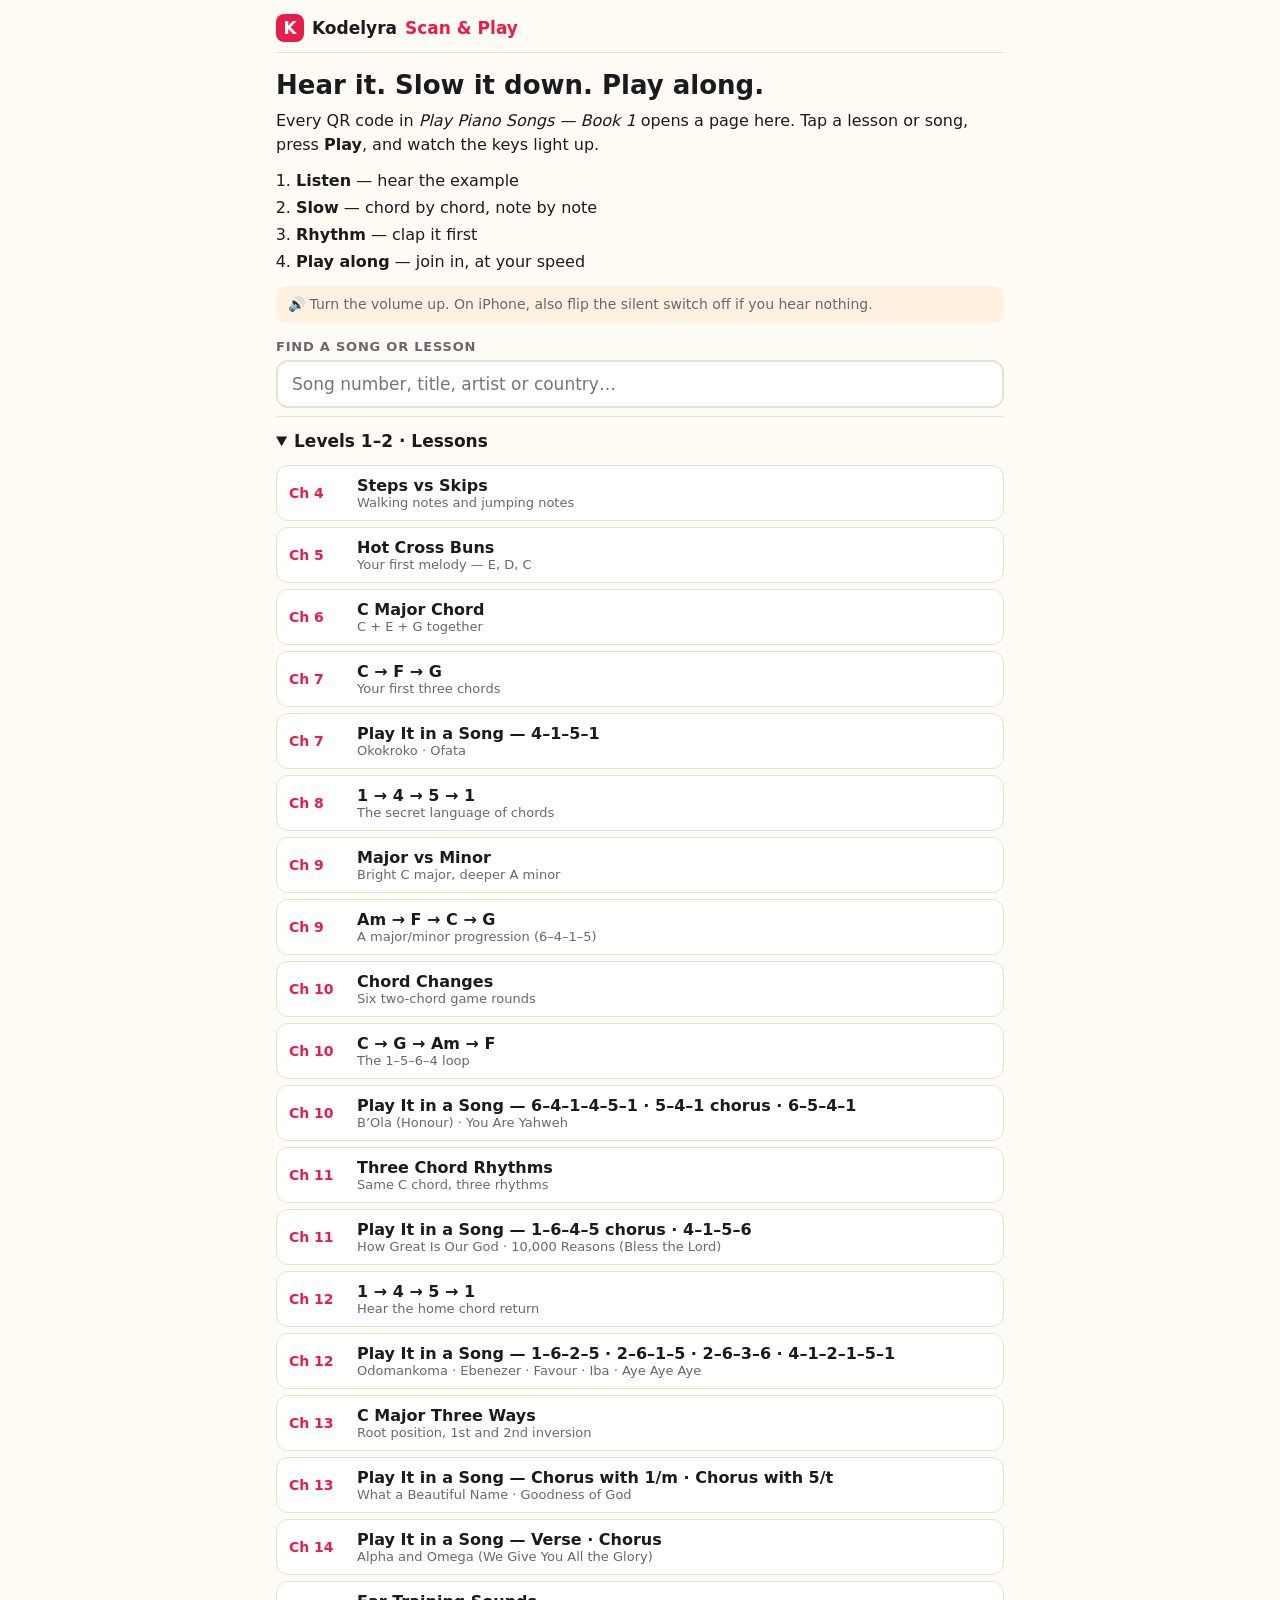
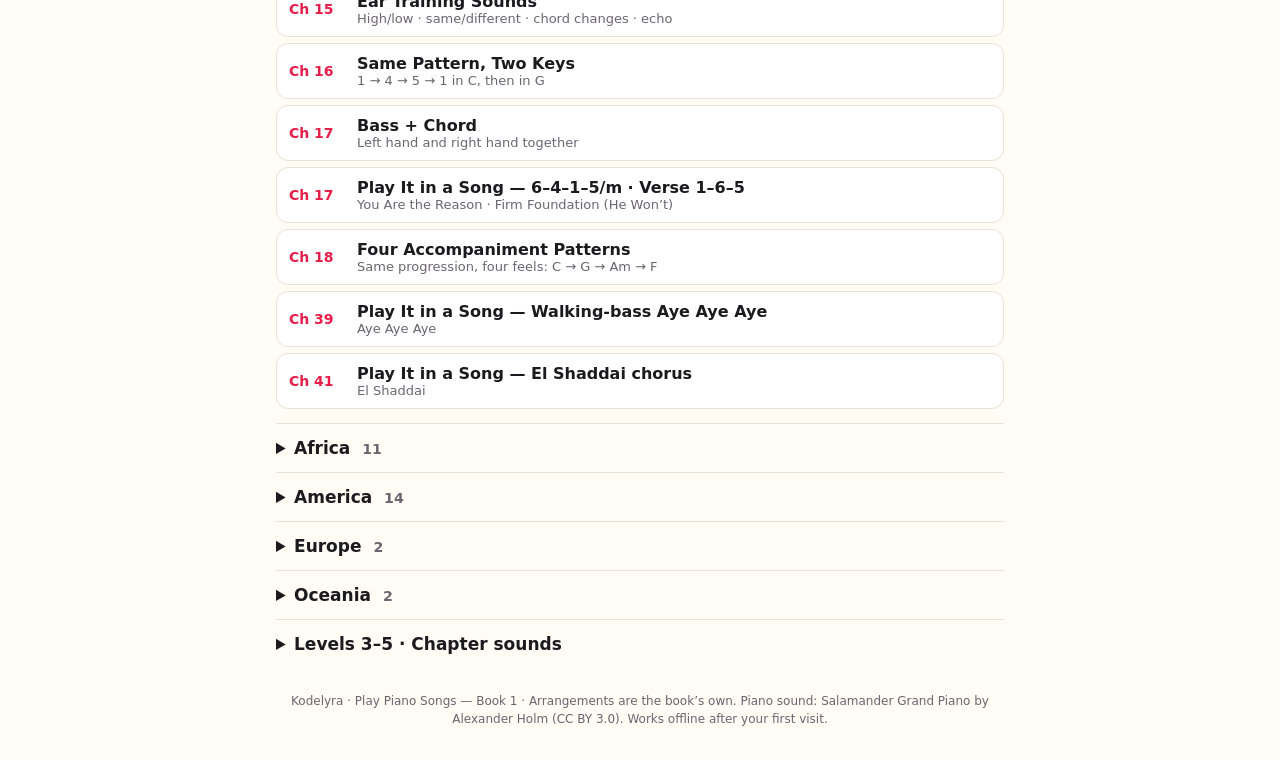
<file: index.html>
<!doctype html>
<html lang="en">
<head>
  <meta charset="utf-8">
  <meta name="viewport" content="width=device-width, initial-scale=1, viewport-fit=cover">
  <title>Kodelyra · Scan &amp; Play</title>
  <meta name="description" content="Hear every lesson and song from Kodelyra Play Piano Songs — Book 1. Listen, slow down, clap the rhythm and play along.">
  <meta name="theme-color" content="#E71E4A">
  <link rel="manifest" href="manifest.webmanifest">
  <link rel="icon" href="icon.svg" type="image/svg+xml">
  <link rel="apple-touch-icon" href="icon-192.png">
  <link rel="stylesheet" href="style.css">
</head>
<body>
  <div id="app" aria-live="polite"><p class="loading">Loading Scan &amp; Play…</p></div>
  <noscript><p class="loading">Scan &amp; Play needs JavaScript turned on to make sound.</p></noscript>
  <script src="music.js"></script>
  <script src="data.js"></script>
  <script src="app.js"></script>
</body>
</html>
</file>
<file: style.css>
:root {
  --magenta: #E71E4A;
  --orange: #FE9E02;
  --ink: #1B1B1F;
  --muted: #6B6570;
  --paper: #FFFBF5;
  --line: #E9E1D6;
  --soft: #FFF1E0;
  font-family: "Nunito", "Segoe UI", system-ui, -apple-system, Roboto, sans-serif;
  color: var(--ink);
  background: var(--paper);
}
* { box-sizing: border-box; }
body { margin: 0 auto; max-width: 760px; padding: 0 16px calc(24px + env(safe-area-inset-bottom)); -webkit-text-size-adjust: 100%; }
a { color: var(--magenta); }
.loading { padding: 40px 0; text-align: center; color: var(--muted); }

.top { display: flex; align-items: center; justify-content: space-between; gap: 12px; padding: 14px 0 10px; border-bottom: 1px solid var(--line); }
.brand { display: flex; align-items: center; gap: 8px; font-weight: 800; font-size: 17px; }
.brand b { color: var(--magenta); }
.brand.small { font-size: 13px; color: var(--muted); }
.logo { display: inline-grid; place-items: center; width: 28px; height: 28px; border-radius: 8px; background: var(--magenta); color: #fff; font-weight: 900; }
.back { font-weight: 800; text-decoration: none; font-size: 15px; }

.hero h1 { font-size: 26px; line-height: 1.15; margin: 18px 0 8px; }
.hero p { line-height: 1.5; margin: 6px 0; }
.how { padding-left: 20px; line-height: 1.7; margin: 10px 0; }
.tip { font-size: 14px; color: var(--muted); background: var(--soft); border-radius: 10px; padding: 8px 12px; }
.tip.center { text-align: center; margin-top: 18px; }

.search { display: block; margin: 16px 0 8px; }
.search span { display: block; font-weight: 800; font-size: 13px; text-transform: uppercase; letter-spacing: .06em; color: var(--muted); margin-bottom: 6px; }
.search input { width: 100%; font: inherit; font-size: 17px; padding: 12px 14px; border: 2px solid var(--line); border-radius: 12px; background: #fff; }
.search input:focus { outline: none; border-color: var(--magenta); }
.none { color: var(--muted); }

details { border-top: 1px solid var(--line); }
summary { cursor: pointer; font-weight: 800; padding: 14px 0; font-size: 17px; }
summary small { color: var(--muted); font-weight: 700; margin-left: 6px; }
.list { display: grid; gap: 6px; padding-bottom: 14px; }
.row { display: grid; grid-template-columns: 58px 1fr; column-gap: 10px; text-decoration: none; color: var(--ink); background: #fff; border: 1px solid var(--line); border-radius: 12px; padding: 10px 12px; }
.row:active { background: var(--soft); }
.row-ref { grid-row: span 2; font-weight: 900; color: var(--magenta); font-size: 14px; align-self: center; }
.row-title { font-weight: 800; }
.row-sub { color: var(--muted); font-size: 13px; white-space: nowrap; overflow: hidden; text-overflow: ellipsis; }
.foot { color: var(--muted); font-size: 12px; text-align: center; padding: 24px 0 8px; line-height: 1.5; }

.entry-head .ref { margin: 16px 0 2px; font-size: 13px; font-weight: 800; text-transform: uppercase; letter-spacing: .06em; color: var(--muted); }
.entry-head h1 { margin: 0; font-size: 28px; line-height: 1.15; }
.entry-head .meta { margin: 4px 0 0; color: var(--muted); }
.set { margin: 12px 0 0; }
.set-head { display: flex; justify-content: space-between; align-items: baseline; gap: 12px; margin-bottom: 6px; font-size: 12px; text-transform: uppercase; letter-spacing: .06em; }
.set-head b { color: var(--magenta); }
.set-head a { font-weight: 800; text-transform: none; letter-spacing: 0; font-size: 14px; text-decoration: none; }
.set-list { display: flex; gap: 8px; overflow-x: auto; padding-bottom: 4px; scrollbar-width: thin; }
.set-song { flex: none; display: flex; flex-direction: column; padding: 8px 12px; border-radius: 12px; border: 2px solid var(--line); background: #fff; color: var(--ink); text-decoration: none; max-width: 200px; }
.set-song b { font-size: 15px; white-space: nowrap; overflow: hidden; text-overflow: ellipsis; }
.set-song small { font-size: 12px; color: var(--muted); white-space: nowrap; overflow: hidden; text-overflow: ellipsis; }
.set-song.on { border-color: var(--magenta); background: #FDEBEF; }
.set-song.on b { color: var(--magenta); }

.stage { margin: 14px 0 10px; background: #fff; border: 1px solid var(--line); border-radius: 16px; padding: 14px; }
.now { text-align: center; min-height: 74px; }
.now-label { font-size: 34px; font-weight: 900; color: var(--magenta); line-height: 1.1; }
.now-sub { color: var(--muted); font-size: 15px; margin-top: 4px; min-height: 20px; }
.kb-wrap { margin: 10px 0 8px; overflow: hidden; }
.kb { width: 100%; height: auto; display: block; }
.kb .white rect { fill: #fff; stroke: #CFC6BA; stroke-width: 1.2; }
.kb .black rect { fill: #222; stroke: #111; }
.kb text { font-size: 11px; font-weight: 800; text-anchor: middle; fill: #B7AEA4; pointer-events: none; }
.kb .black text { fill: transparent; font-size: 10px; }
.kb .key.rh rect { fill: var(--magenta); stroke: #B8143A; }
.kb .key.lh rect { fill: var(--orange); stroke: #D98500; }
.kb .key.rh text, .kb .key.lh text { fill: #fff; }
.kb text.fing { font-size: 30px; font-weight: 900; fill: #fff; }
.kb .black text.fing { font-size: 22px; fill: #fff; }
.chips { display: flex; flex-wrap: wrap; gap: 6px; justify-content: center; min-height: 34px; }
.chip { display: inline-flex; align-items: baseline; gap: 4px; padding: 5px 12px; border-radius: 999px; border: 2px solid var(--line); font-weight: 900; font-size: 16px; background: #fff; }
.chip small { color: var(--orange); font-weight: 900; }
.chip.on { border-color: var(--magenta); background: var(--magenta); color: #fff; }
.chip.on small { color: #fff; }
.progress { height: 6px; background: var(--line); border-radius: 3px; margin-top: 12px; overflow: hidden; }
.progress div { height: 100%; width: 0; background: var(--orange); }

.tracks { display: flex; flex-wrap: wrap; gap: 8px; margin: 12px 0; }
.tracks button { font: inherit; font-weight: 800; font-size: 15px; padding: 10px 14px; border-radius: 12px; border: 2px solid var(--line); background: #fff; color: var(--ink); cursor: pointer; }
.tracks button.on { border-color: var(--magenta); color: var(--magenta); background: #FDEBEF; }

.transport { display: flex; align-items: center; gap: 14px; }
.play { flex: 1; font: inherit; font-size: 22px; font-weight: 900; padding: 16px; border: 0; border-radius: 16px; background: var(--magenta); color: #fff; cursor: pointer; box-shadow: 0 6px 0 #B8143A; }
.play:active { transform: translateY(3px); box-shadow: 0 3px 0 #B8143A; }
.play.stop { background: var(--ink); box-shadow: 0 6px 0 #000; }
.toggles { display: grid; gap: 8px; }
.toggle { display: flex; align-items: center; gap: 6px; font-weight: 800; white-space: nowrap; }
.toggle[hidden] { display: none; }
.toggle input { width: 22px; height: 22px; accent-color: var(--magenta); }

.guide { background: #fff; border: 1px solid var(--line); border-radius: 16px; padding: 10px 14px 12px; margin: 0 0 10px; }
.guide h3 { margin: 0 0 8px; font-size: 12px; text-transform: uppercase; letter-spacing: .06em; color: var(--magenta); }
.guide h3 small { text-transform: none; letter-spacing: 0; color: var(--muted); font-weight: 700; margin-left: 6px; }
.gd-count { display: flex; align-items: center; gap: 14px; margin-bottom: 10px; }
.gd-beat { display: flex; align-items: baseline; gap: 5px; font-size: 13px; font-weight: 800; color: var(--muted); }
.gd-beat b { font-size: 34px; line-height: 1; color: var(--magenta); min-width: 22px; text-align: center; }
.gd-next { font-size: 16px; font-weight: 800; }
.gd-next b { color: var(--orange); font-size: 20px; }
.gd-next small { color: var(--muted); }
.gd-grid { display: grid; grid-template-columns: repeat(4, 1fr); gap: 6px; }
.gd-bar { border: 2px solid var(--line); border-radius: 10px; padding: 4px; transition: border-color .15s, opacity .15s; }
.gd-bar.on { border-color: var(--magenta); }
.gd-bar.done { opacity: .5; }
.gd-segs { display: flex; gap: 3px; }
.gd-seg { flex-basis: 0; min-width: 0; display: flex; flex-direction: column; align-items: center; padding: 4px 2px; border-radius: 7px; background: #F6F1EA; transition: background .1s, color .1s; }
.gd-seg b { font-size: 18px; font-weight: 900; line-height: 1.1; }
.gd-seg small { font-size: 11px; font-weight: 800; color: var(--orange); }
.gd-seg.cont b { opacity: .45; }
.gd-seg.soon { box-shadow: inset 0 0 0 2px var(--orange); }
.gd-seg.now { background: var(--magenta); color: #fff; }
.gd-seg.now small { color: #fff; }
.gd-dots { display: flex; justify-content: space-around; padding-top: 4px; }
.gd-dots i { width: 7px; height: 7px; border-radius: 50%; background: var(--line); transition: background .08s, transform .08s; }
.gd-dots i.hit { background: var(--orange); transform: scale(1.5); }

.lyrics { background: #fff; border: 1px solid var(--line); border-radius: 16px; padding: 10px 14px 6px; margin: 0 0 10px; }
.lyrics h3 { margin: 0 0 6px; font-size: 12px; text-transform: uppercase; letter-spacing: .06em; color: var(--magenta); }
.lyrics h3 small { text-transform: none; letter-spacing: 0; color: var(--muted); font-weight: 700; margin-left: 6px; }
.ly-scroll { position: relative; max-height: 38vh; overflow-y: auto; overscroll-behavior: contain; padding-bottom: 20vh; }
.ly-line { padding: 8px 10px; border-radius: 12px; margin-bottom: 4px; opacity: .55; transition: opacity .2s, background .2s; }
.ly-line.on { opacity: 1; background: #FDEBEF; }
.ly-line.done { opacity: .4; }
.ly-label { font-size: 11px; font-weight: 900; text-transform: uppercase; letter-spacing: .06em; color: var(--orange); margin-bottom: 2px; }
.ly-words { display: flex; flex-wrap: wrap; row-gap: 4px; }
.ly-word { display: inline-flex; margin-right: .4em; }
.ly-syl { display: inline-flex; flex-direction: column; }
.ly-c { min-height: 1.3em; font-size: 15px; line-height: 1.3; }
.ly-t { font-size: 21px; font-weight: 800; line-height: 1.25; border-radius: 6px; padding: 0 1px; transition: color .1s, background .1s; }
.ly-syl.sung .ly-t { color: var(--magenta); }
.ly-syl.ly-now .ly-t { background: var(--magenta); color: #fff; }
.ly-chord { display: inline-block; font-weight: 900; color: var(--orange); padding: 0 5px; border-radius: 6px; margin-right: 4px; }
.ly-chord.ly-now { background: var(--orange); color: #fff; }
.ly-chords { display: flex; flex-wrap: wrap; gap: 4px; font-size: 16px; margin-bottom: 2px; }
.ly-text { font-size: 21px; font-weight: 800; line-height: 1.3; }
.ly-en { font-size: 14px; font-style: italic; color: var(--muted); margin-top: 2px; }

.controls { display: grid; grid-template-columns: 1fr auto; gap: 16px; align-items: center; margin: 18px 0 6px; }
.controls label { font-weight: 800; font-size: 14px; display: grid; gap: 6px; }
.controls label output { color: var(--magenta); }
.controls input[type=range] { width: 100%; accent-color: var(--orange); }
.transpose { display: flex; align-items: center; gap: 6px; font-weight: 800; font-size: 14px; }
.transpose button { width: 38px; height: 38px; border-radius: 10px; border: 2px solid var(--line); background: #fff; font-size: 20px; font-weight: 900; cursor: pointer; }
.transpose output { min-width: 34px; text-align: center; font-size: 18px; color: var(--magenta); }

.info { margin-top: 16px; display: grid; gap: 10px; }
.loopline { background: var(--soft); border-left: 4px solid var(--orange); padding: 10px 12px; border-radius: 8px; font-weight: 800; }
.loopline b { color: var(--orange); text-transform: uppercase; font-size: 12px; letter-spacing: .06em; margin-right: 6px; }
.card { background: #fff; border: 1px solid var(--line); border-radius: 12px; padding: 10px 14px; }
.card h3 { margin: 0 0 4px; font-size: 12px; text-transform: uppercase; letter-spacing: .06em; color: var(--magenta); }
.card p { margin: 0; line-height: 1.5; }
.btn { display: inline-block; text-align: center; font-weight: 900; padding: 12px 16px; border-radius: 12px; background: var(--magenta); color: #fff; text-decoration: none; }
.btn.outline { background: #fff; color: var(--magenta); border: 2px solid var(--magenta); }
.small-note { font-size: 12px; color: var(--muted); margin: 0; }
.pager { display: flex; justify-content: space-between; margin-top: 22px; font-weight: 800; }
.pager a { text-decoration: none; }

@media (max-width: 420px) {
  .now-label { font-size: 28px; }
  .controls { grid-template-columns: 1fr; }
  .tracks button { flex: 1 1 auto; }
}
</file>
